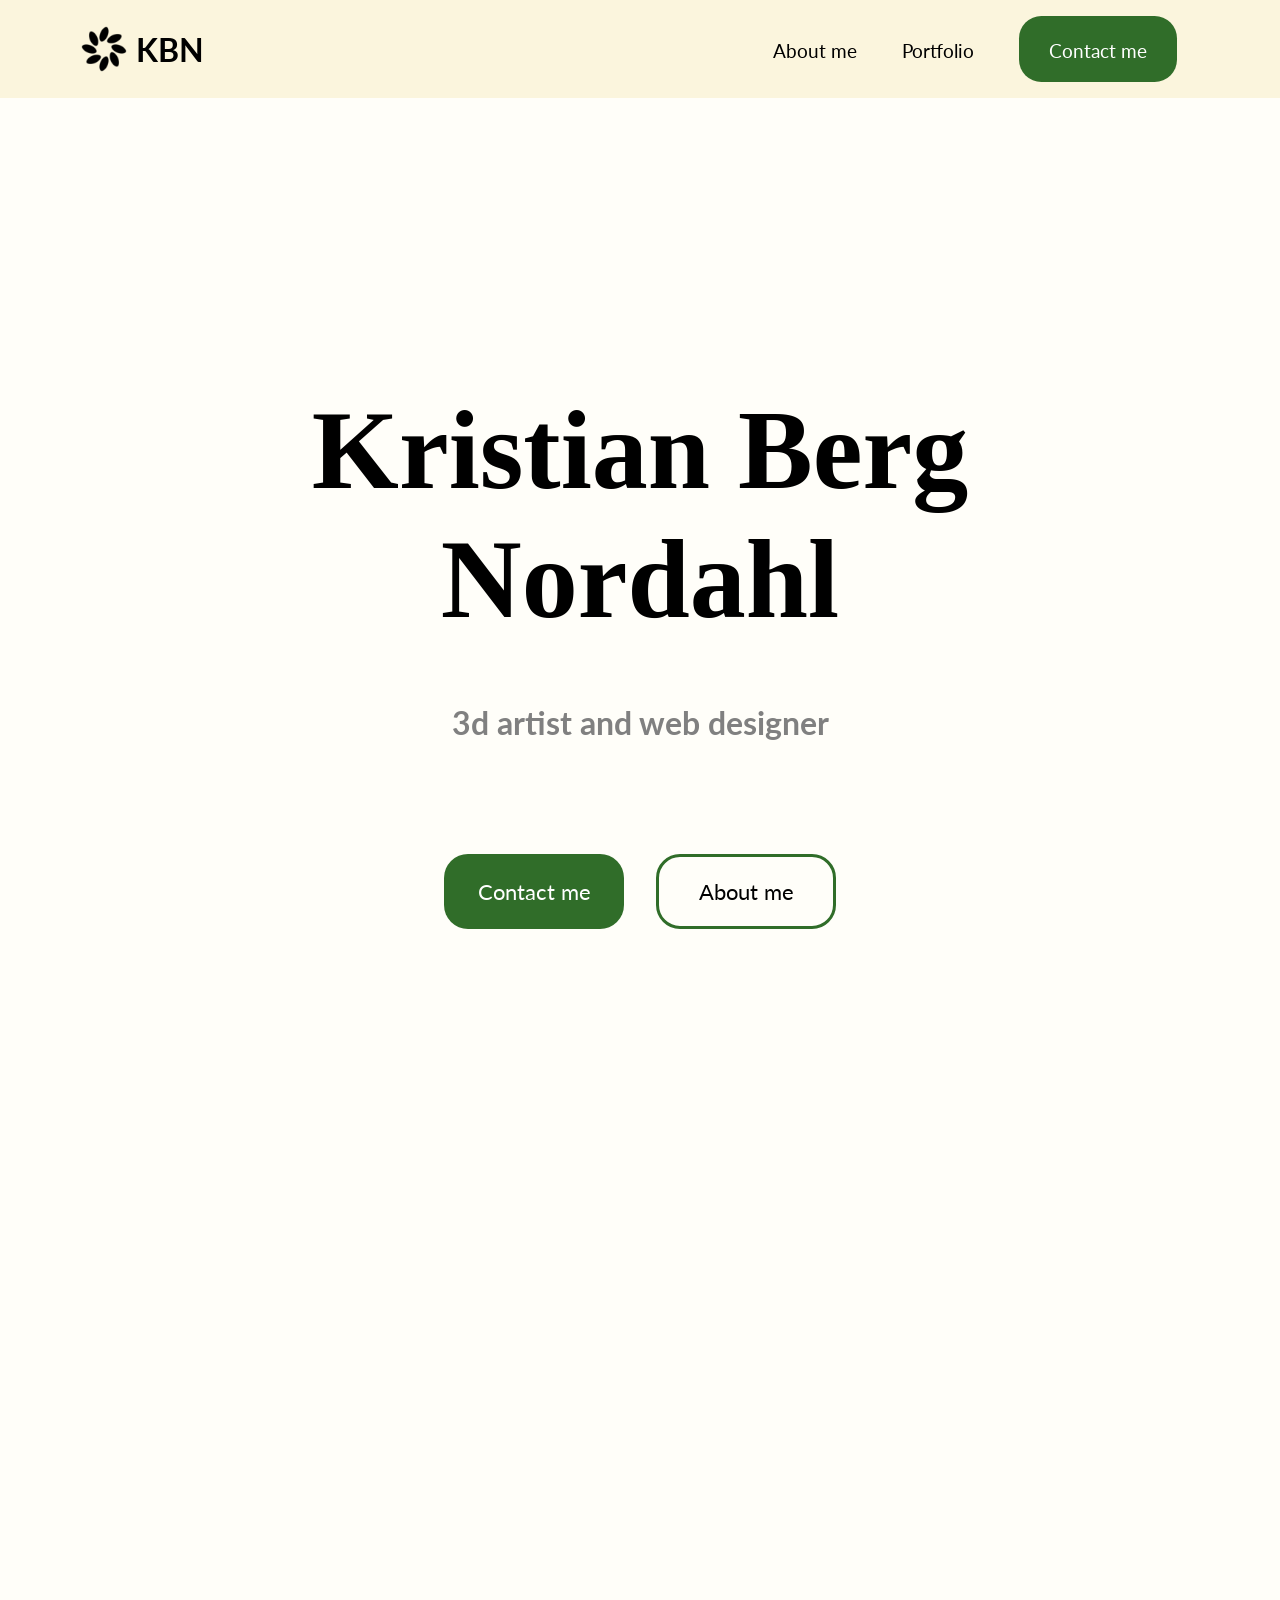
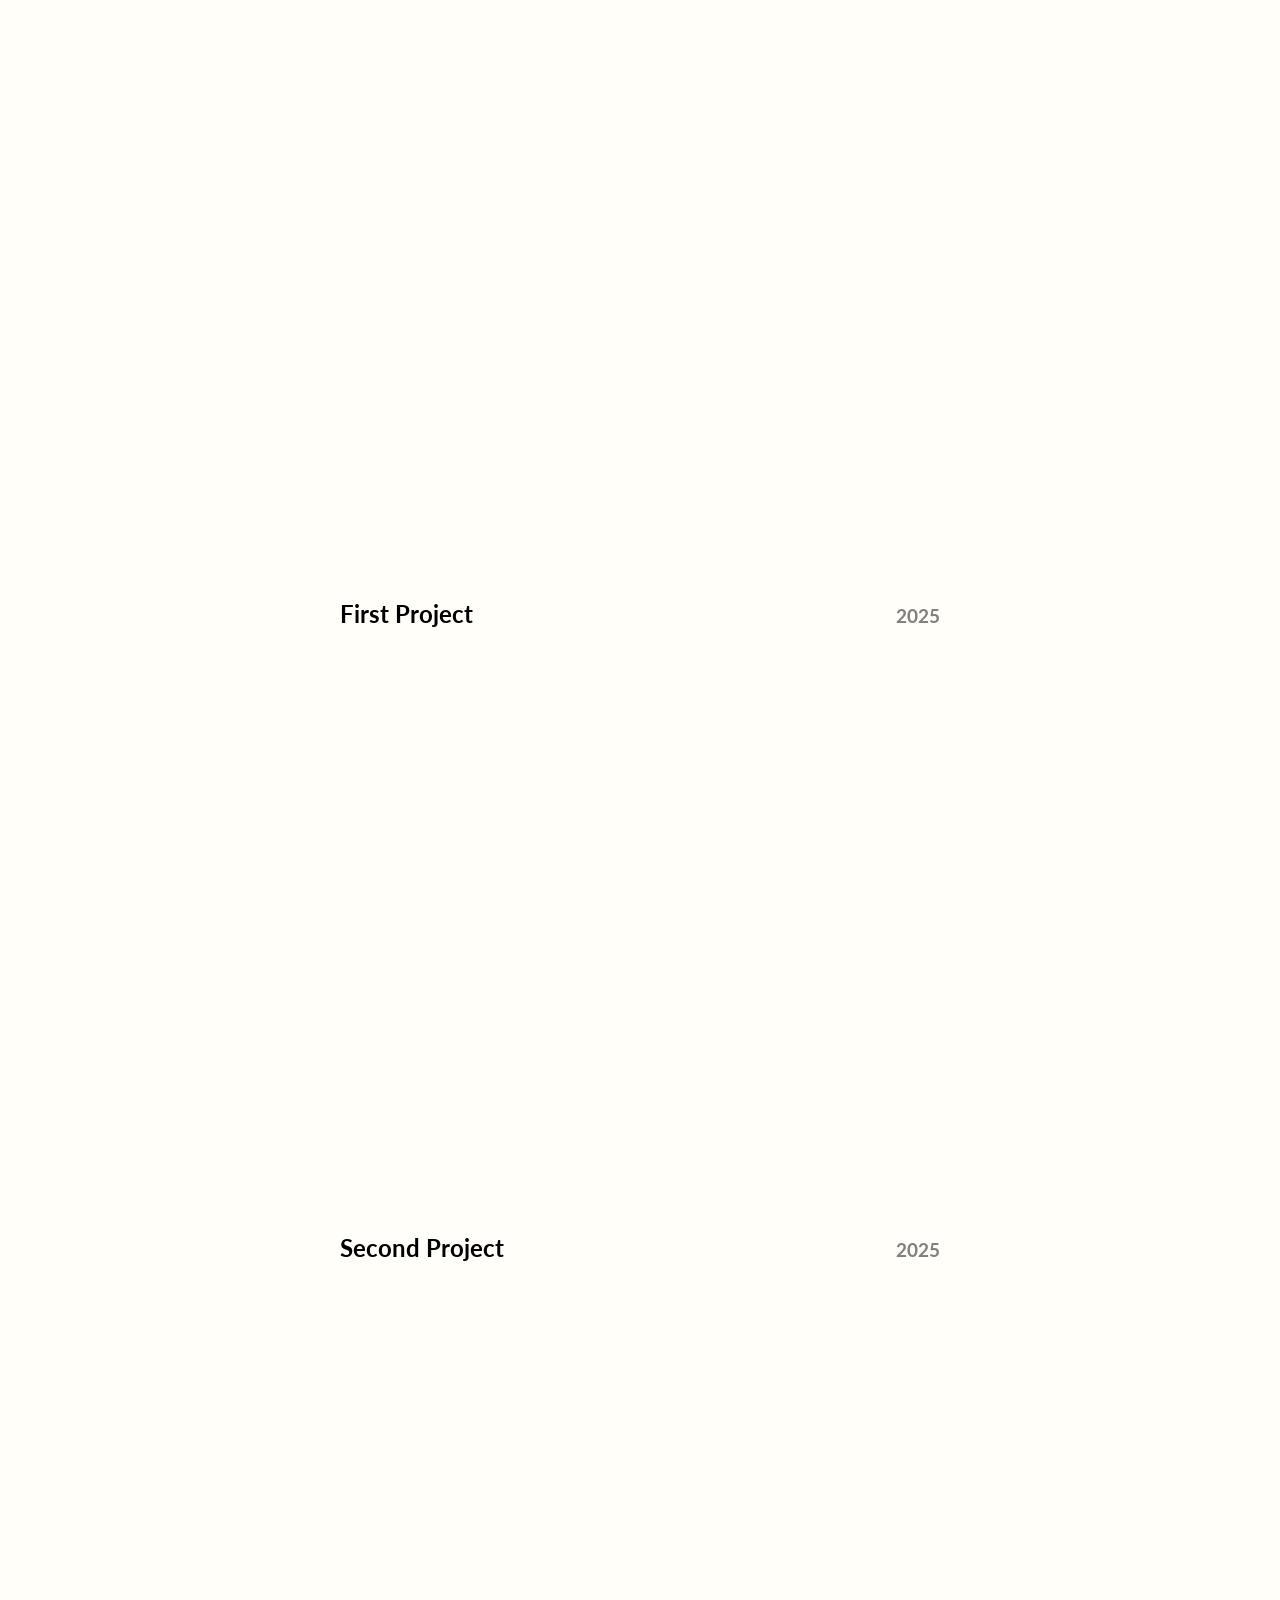
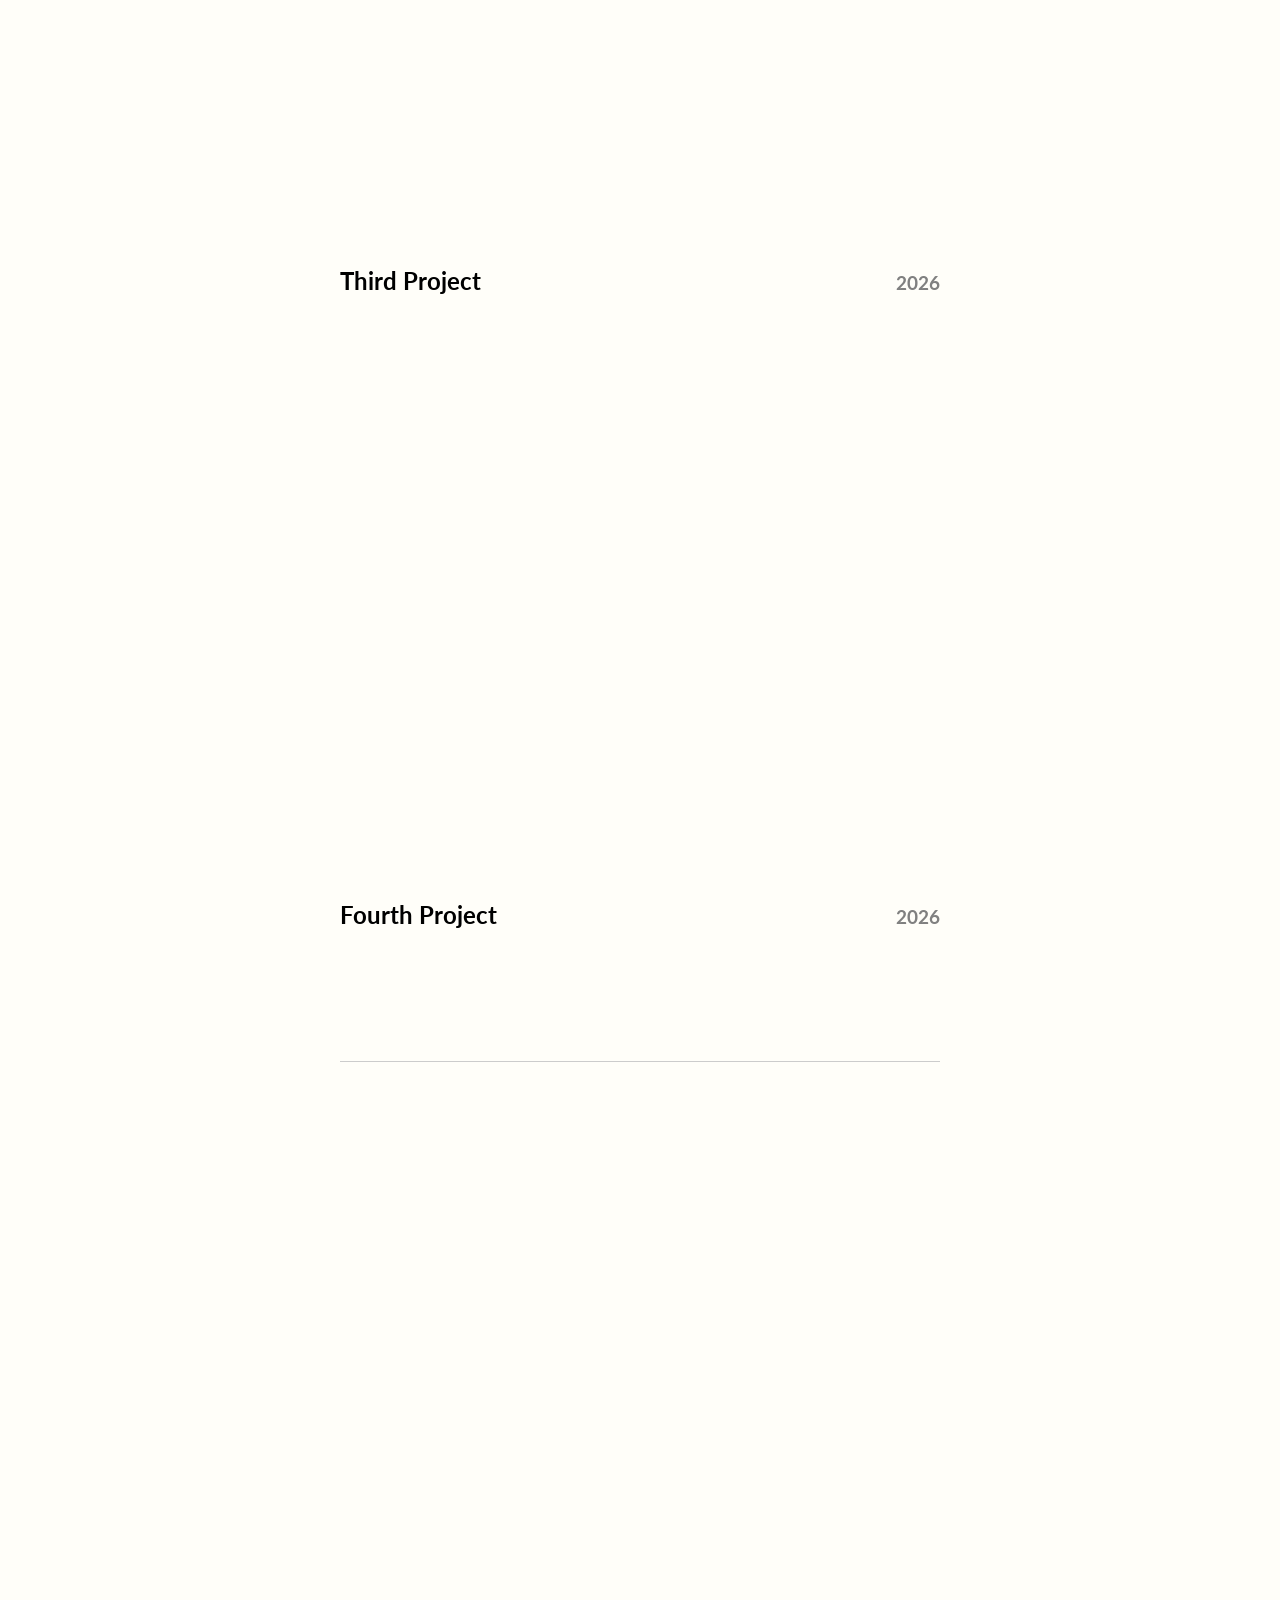
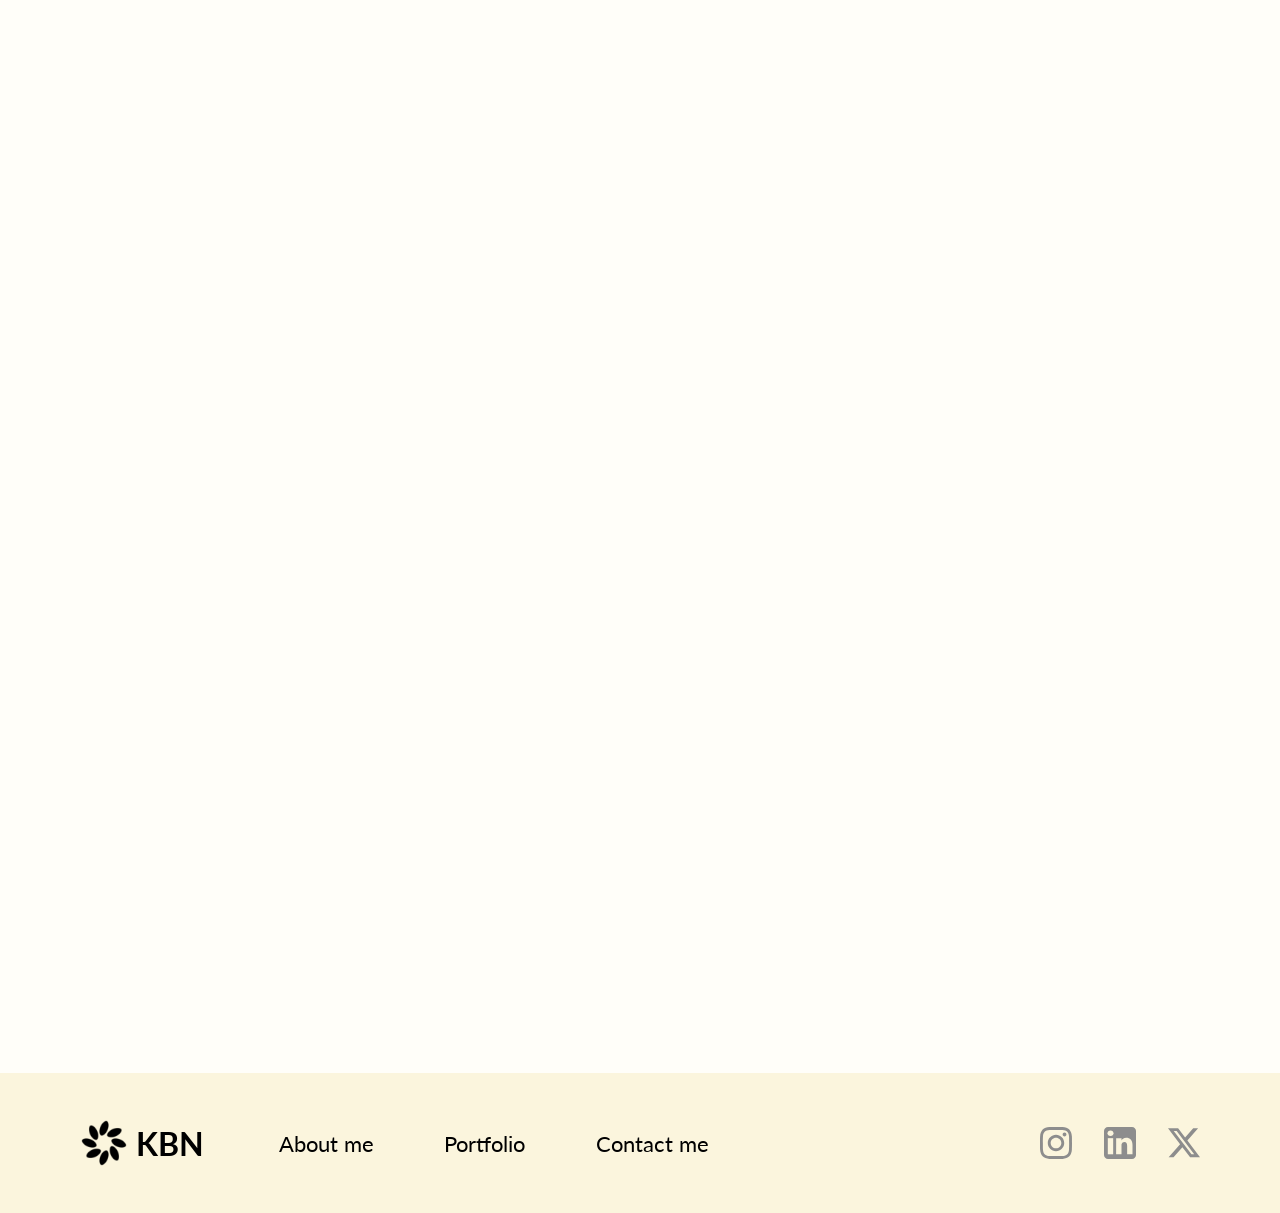
<file: index.html>
<!DOCTYPE html>
<html lang="en">
<head>
    <meta charset="UTF-8">
    <meta name="viewport" content="width=device-width, initial-scale=1.0">
    <title>Portfolio Website</title>
    <link rel="stylesheet" href="./Recources/css/styles.css">
    <link rel="preconnect" href="https://fonts.googleapis.com">
    <link rel="preconnect" href="https://fonts.gstatic.com" crossorigin>
    <link href="https://fonts.googleapis.com/css2?family=Abril+Fatface&family=Lato:ital,wght@0,100;0,300;0,400;0,700;0,900;1,100;1,300;1,400;1,700;1,900&family=Merriweather:ital,opsz,wght@0,18..144,300..900;1,18..144,300..900&family=Raleway:ital,wght@0,100..900;1,100..900&family=Roboto:ital,wght@0,100..900;1,100..900&family=Work+Sans:ital,wght@0,100..900;1,100..900&display=swap" rel="stylesheet">
</head>
<body>
    <header>
        <div class="logoInitals">
            <span class="logo"></span>
            <h2 class="initials">KBN</h2>
        </div>  
        <nav>
            <ul>
                <li class="About-me-nav"><a href="#">About me</a></li>
                <li class="Portfolio-nav"><a href="#">Portfolio</a></li>
                <li><button class="contactButton"><a href="contact.html">Contact me</a></button></li>
            </ul>
        </nav>
    </header>
    <main>
        <section class="titleContainer">
            <h1>Kristian Berg Nordahl</h1>
            <h4>3d artist and web designer</h4>
            <div class="buttonRow">
                <button class="contactButton"><a href="contact.html">Contact me</a></button>
                <button class="aboutButton"><a href="#">About me</a></button>
            </div>
        </section>
        <section class="portfolioContainer">
            <h1>Portfolio</h1>
            <div class="portfolioGridContainer">
                <div class="portfolioCard">
                    <img src="./Recources/images/Image-4.png" alt="">
                    <div class="descriptionCard">
                        <h2>First Project</h2>
                        <h3>2025</h3>
                    </div>
                </div>
                <div class="portfolioCard">
                    <img src="./Recources/images/Image-5.png" alt="">
                    <div class="descriptionCard">
                        <h2>Second Project</h2>
                        <h3>2025</h3>
                    </div>
                </div>
                <div class="portfolioCard">
                    <img src="./Recources/images/Image-6.png" alt="">
                    <div class="descriptionCard">
                        <h2>Third Project</h2>
                        <h3>2026</h3>
                    </div>
                </div>
                <div class="portfolioCard">
                    <img src="./Recources/images/Image-7.png" alt="">
                    <div class="descriptionCard">
                        <h2>Fourth Project</h2>
                        <h3>2026</h3>
                    </div>
                </div>
                <div class="divider">
                </div>
                <div class="statementCard">
                    <div class="statement">
                        <h2>My design philosophy</h2>
                        <p>Behind every portfolio is a point of view. A great project page gives that sense of perspective to offer a glimpse of the person behind the work. Is it a particular artistic movement? A way of experiencing the world? What drives all these things to be the way they are?</p>
                    </div>
                </div>
                <div class="reachOutCard">
                    <h2>Reach out</h2>
                    <ul>
                        <li><a href="#">Email</a></li>
                        <li><a href="#">Instagram</a></li>
                        <li><a href="#">LinkedIn</a></li>
                    </ul>
                </div>
            </div>
        </section>
        <section class="finalStatementsContainer">
            <div class="finalStatementsCard" >
                <span class="smallDivider"> </span>
                <h2>Here text</h2>
                <p>Writing for websites is both simple and complex. On the one hand, all you need to do is say what you mean and in your words.</p>
            </div>
            <div class="finalStatementsCard">
                <span class="smallDivider"> </span>
                <h2>Threre text</h2>
                <p>Are you thinking of keywords you should rank for? Are you including links in your text to additional information? </p>
            </div>
            <div class="finalStatementsCard">
                <span class="smallDivider"> </span>
                <h2>Everywhere text</h2>
                <p>There's a theory that people read in an F-shape pattern, and that this should influence how you structure content on your website.</p>
            </div>
        </section>
    </main>
    <footer>
        <div class="footerLogoNav">
            <div class="logoInitals">
                <span class="logo"></span>
                <h2 class="initials">KBN</h2>
            </div>
            <nav>
                <ul>
                    <li class="About-me-nav"><a href="#">About me</a></li>
                    <li class="Portfolio-nav"><a href="#">Portfolio</a></li>
                    <li class="Contact-me-nav"><a href="contact.html">Contact me</a></li>
                </ul>
            </nav>
        </div>
            <div class="social-media">
                <svg class="instagram" width="24" height="24" viewBox="0 0 24 24" fill="none" xmlns="http://www.w3.org/2000/svg">
                    <g clip-path="url(#clip0_1_1172)">
                    <path d="M12 2.163C15.204 2.163 15.584 2.175 16.85 2.233C20.102 2.381 21.621 3.924 21.769 7.152C21.827 8.417 21.838 8.797 21.838 12.001C21.838 15.206 21.826 15.585 21.769 16.85C21.62 20.075 20.105 21.621 16.85 21.769C15.584 21.827 15.206 21.839 12 21.839C8.796 21.839 8.416 21.827 7.151 21.769C3.891 21.62 2.38 20.07 2.232 16.849C2.174 15.584 2.162 15.205 2.162 12C2.162 8.796 2.175 8.417 2.232 7.151C2.381 3.924 3.896 2.38 7.151 2.232C8.417 2.175 8.796 2.163 12 2.163ZM12 0C8.741 0 8.333 0.014 7.053 0.072C2.695 0.272 0.273 2.69 0.073 7.052C0.014 8.333 0 8.741 0 12C0 15.259 0.014 15.668 0.072 16.948C0.272 21.306 2.69 23.728 7.052 23.928C8.333 23.986 8.741 24 12 24C15.259 24 15.668 23.986 16.948 23.928C21.302 23.728 23.73 21.31 23.927 16.948C23.986 15.668 24 15.259 24 12C24 8.741 23.986 8.333 23.928 7.053C23.732 2.699 21.311 0.273 16.949 0.073C15.668 0.014 15.259 0 12 0ZM12 5.838C8.597 5.838 5.838 8.597 5.838 12C5.838 15.403 8.597 18.163 12 18.163C15.403 18.163 18.162 15.404 18.162 12C18.162 8.597 15.403 5.838 12 5.838ZM12 16C9.791 16 8 14.21 8 12C8 9.791 9.791 8 12 8C14.209 8 16 9.791 16 12C16 14.21 14.209 16 12 16ZM18.406 4.155C17.61 4.155 16.965 4.8 16.965 5.595C16.965 6.39 17.61 7.035 18.406 7.035C19.201 7.035 19.845 6.39 19.845 5.595C19.845 4.8 19.201 4.155 18.406 4.155Z" fill="currentColor"/>
                    </g>
                    <defs>
                    <clipPath id="clip0_1_1172">
                    <rect width="24" height="24" fill="white"/>
                    </clipPath>
                    </defs>
                </svg>
                <svg class="linkedIn" width="24" height="24" viewBox="0 0 24 24" fill="none" xmlns="http://www.w3.org/2000/svg">
                    <path fill-rule="evenodd" clip-rule="evenodd" d="M24 3C24 1.34423 22.6558 0 21 0H3C1.34423 0 0 1.34423 0 3V21C0 22.6558 1.34423 24 3 24H21C22.6558 24 24 22.6558 24 21V3Z" fill="currentColor"/>
                    <path d="M6.88157 8.37402H2.86157V20.466H6.88157V8.37402Z" fill="#FBF5DD"/>
                    <path d="M4.899 2.54395C3.52364 2.54395 2.625 3.44816 2.625 4.6333C2.625 5.79355 3.49631 6.72271 4.8458 6.72271H4.87177C6.27347 6.72271 7.14595 5.79355 7.14595 4.6333C7.11994 3.44816 6.27356 2.54395 4.899 2.54395Z" fill="#FBF5DD" />
                    <path d="M16.7475 8.08984C14.6151 8.08984 13.66 9.26252 13.1252 10.0862V8.37419H9.1062C9.1595 9.50842 9.1062 20.4661 9.1062 20.4661H13.1251V13.7131C13.1251 13.3517 13.1511 12.9903 13.2576 12.732C13.5477 12.0101 14.2094 11.2623 15.3198 11.2623C16.7735 11.2623 17.3559 12.3716 17.3559 13.9964V20.4661H21.375V13.5319C21.375 9.81766 19.3919 8.08984 16.7475 8.08984Z" fill="#FBF5DD"/>
                </svg>
                <svg class="x-logo" width="24" height="22" viewBox="0 0 24 22" fill="none" xmlns="http://www.w3.org/2000/svg">
                    <path d="M18.9 0H22.582L14.54 9.189L24 21.695H16.595L10.791 14.112L4.157 21.695H0.469L9.069 11.864L0 0H7.593L12.834 6.931L18.9 0ZM17.607 19.494H19.646L6.482 2.086H4.292L17.607 19.494Z" fill="currentColor" />
                </svg>
            </div>
    </footer>
</body>
</html>
</file>
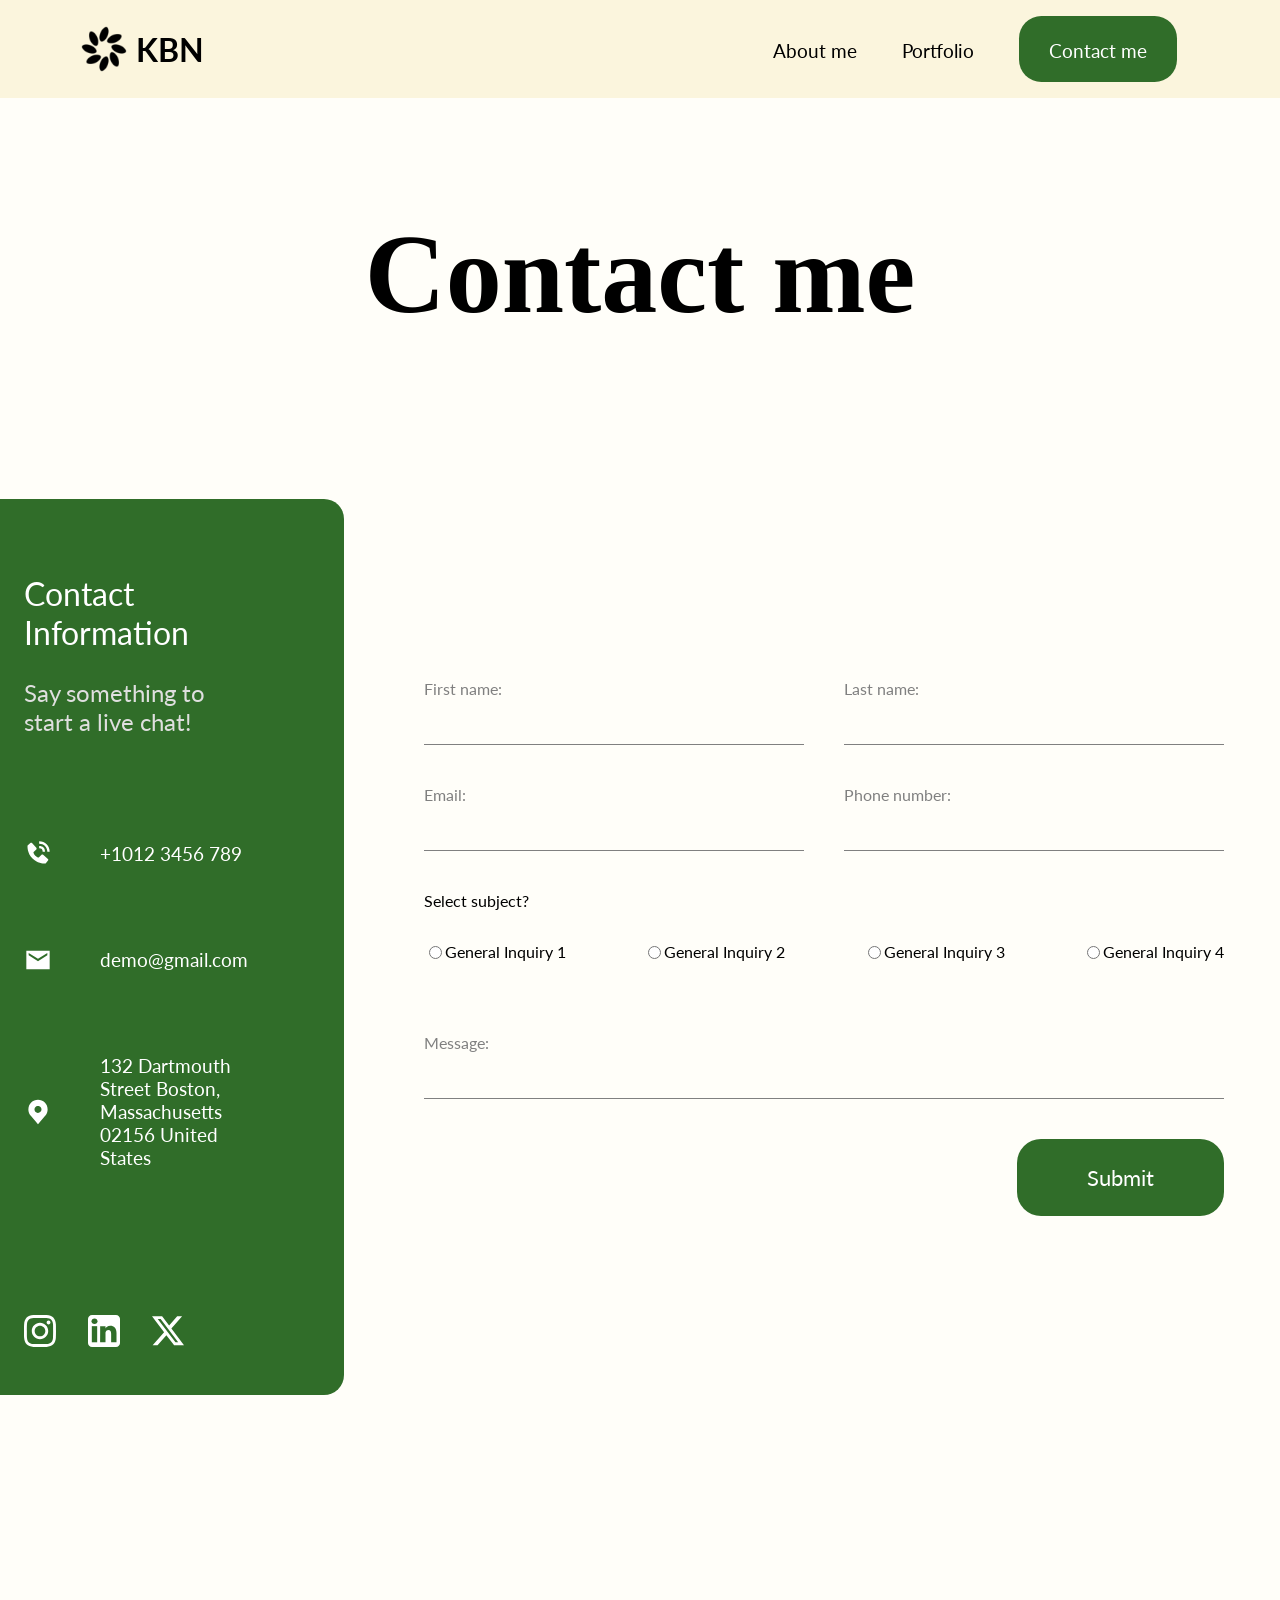
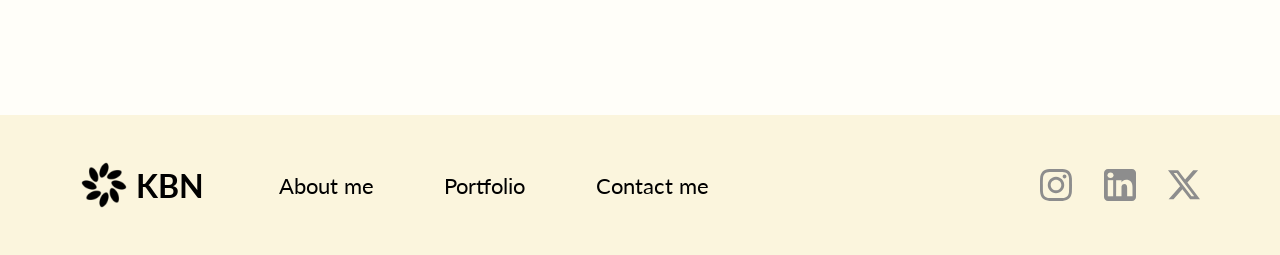
<file: contact.html>
<!DOCTYPE html>
<html lang="en">
<head>
    <meta charset="UTF-8">
    <meta name="viewport" content="width=device-width, initial-scale=1.0">
    <title>Contact me</title>
    <link rel="stylesheet" href="./Recources/css/styles.css">
<link rel="preconnect" href="https://fonts.googleapis.com">
<link rel="preconnect" href="https://fonts.gstatic.com" crossorigin>
<link href="https://fonts.googleapis.com/css2?family=Abril+Fatface&family=Lato:ital,wght@0,100;0,300;0,400;0,700;0,900;1,100;1,300;1,400;1,700;1,900&family=Merriweather:ital,opsz,wght@0,18..144,300..900;1,18..144,300..900&family=Raleway:ital,wght@0,100..900;1,100..900&family=Roboto:ital,wght@0,100..900;1,100..900&family=Work+Sans:ital,wght@0,100..900;1,100..900&display=swap" rel="stylesheet">
<script id="submition" src="submition.js" defer></script>
</head>
<body>
    <header>
        <div class="logoInitals">
            <span class="logo"></span>
            <h2 class="initials">KBN</h2>
        </div>
        <nav>
            <ul>
                <li class="About-me-nav"><a href="#">About me</a></li>
                <li class="Portfolio-nav"><a href="index.html">Portfolio</a></li>
                <li><button class="contactButton"><a href="contact.html">Contact me</a></button></li>
            </ul>
        </nav>
    </header>
    <main class="contact-me-main">
        <h1>Contact me</h1>
        <section class="contact-me-container">
            <div class="contactInfoContainer">
                <div class="infoTitle">
                    <h2>Contact Information</h2>
                    <h3>Say something to start a live chat!</h3>
                </div>
                <div class="contactInfoGridContainer">
                    <span class="phoneIcon"></span>
                    <h4>+1012 3456 789</h4>
                    <span class="mailIcon"></span>
                    <h4>demo@gmail.com</h4>
                    <span class="mapsPinIcon"></span>
                    <h4>132 Dartmouth Street Boston,<br>Massachusetts 02156 United States</h4>
                </div>
                <div class="social-media">
                    <svg class="instagram" width="24" height="24" viewBox="0 0 24 24" fill="none" xmlns="http://www.w3.org/2000/svg">
                        <g clip-path="url(#clip0_1_1172)">
                        <path d="M12 2.163C15.204 2.163 15.584 2.175 16.85 2.233C20.102 2.381 21.621 3.924 21.769 7.152C21.827 8.417 21.838 8.797 21.838 12.001C21.838 15.206 21.826 15.585 21.769 16.85C21.62 20.075 20.105 21.621 16.85 21.769C15.584 21.827 15.206 21.839 12 21.839C8.796 21.839 8.416 21.827 7.151 21.769C3.891 21.62 2.38 20.07 2.232 16.849C2.174 15.584 2.162 15.205 2.162 12C2.162 8.796 2.175 8.417 2.232 7.151C2.381 3.924 3.896 2.38 7.151 2.232C8.417 2.175 8.796 2.163 12 2.163ZM12 0C8.741 0 8.333 0.014 7.053 0.072C2.695 0.272 0.273 2.69 0.073 7.052C0.014 8.333 0 8.741 0 12C0 15.259 0.014 15.668 0.072 16.948C0.272 21.306 2.69 23.728 7.052 23.928C8.333 23.986 8.741 24 12 24C15.259 24 15.668 23.986 16.948 23.928C21.302 23.728 23.73 21.31 23.927 16.948C23.986 15.668 24 15.259 24 12C24 8.741 23.986 8.333 23.928 7.053C23.732 2.699 21.311 0.273 16.949 0.073C15.668 0.014 15.259 0 12 0ZM12 5.838C8.597 5.838 5.838 8.597 5.838 12C5.838 15.403 8.597 18.163 12 18.163C15.403 18.163 18.162 15.404 18.162 12C18.162 8.597 15.403 5.838 12 5.838ZM12 16C9.791 16 8 14.21 8 12C8 9.791 9.791 8 12 8C14.209 8 16 9.791 16 12C16 14.21 14.209 16 12 16ZM18.406 4.155C17.61 4.155 16.965 4.8 16.965 5.595C16.965 6.39 17.61 7.035 18.406 7.035C19.201 7.035 19.845 6.39 19.845 5.595C19.845 4.8 19.201 4.155 18.406 4.155Z" fill="currentColor"/>
                        </g>
                        <defs>
                        <clipPath id="clip0_1_1172">
                        <rect width="24" height="24" fill="white"/>
                        </clipPath>
                        </defs>
                    </svg>
                    <svg class="linkedIn" width="24" height="24" viewBox="0 0 24 24" fill="none" xmlns="http://www.w3.org/2000/svg">
                        <path fill-rule="evenodd" clip-rule="evenodd" d="M24 3C24 1.34423 22.6558 0 21 0H3C1.34423 0 0 1.34423 0 3V21C0 22.6558 1.34423 24 3 24H21C22.6558 24 24 22.6558 24 21V3Z" fill="currentColor"/>
                        <path d="M6.88157 8.37402H2.86157V20.466H6.88157V8.37402Z" fill="#306D29"/>
                        <path d="M4.899 2.54395C3.52364 2.54395 2.625 3.44816 2.625 4.6333C2.625 5.79355 3.49631 6.72271 4.8458 6.72271H4.87177C6.27347 6.72271 7.14595 5.79355 7.14595 4.6333C7.11994 3.44816 6.27356 2.54395 4.899 2.54395Z" fill="#306D29" />
                        <path d="M16.7475 8.08984C14.6151 8.08984 13.66 9.26252 13.1252 10.0862V8.37419H9.1062C9.1595 9.50842 9.1062 20.4661 9.1062 20.4661H13.1251V13.7131C13.1251 13.3517 13.1511 12.9903 13.2576 12.732C13.5477 12.0101 14.2094 11.2623 15.3198 11.2623C16.7735 11.2623 17.3559 12.3716 17.3559 13.9964V20.4661H21.375V13.5319C21.375 9.81766 19.3919 8.08984 16.7475 8.08984Z" fill="#306D29"/>
                    </svg>
                    <svg class="x-logo" width="24" height="22" viewBox="0 0 24 22" fill="none" xmlns="http://www.w3.org/2000/svg">
                        <path d="M18.9 0H22.582L14.54 9.189L24 21.695H16.595L10.791 14.112L4.157 21.695H0.469L9.069 11.864L0 0H7.593L12.834 6.931L18.9 0ZM17.607 19.494H19.646L6.482 2.086H4.292L17.607 19.494Z" fill="currentColor" />
                    </svg>
                </div>
            </div>
            <div class="contactForm">
                <form id="contactFormElement" action="#" method="POST">
                    <div class="contactInput">
                        <label for="firstName">First name:</label>
                        <input type="text" id="firstName" name="firstName" required>
                    </div>
                    <div class="contactInput">
                        <label for="lastName">Last name:</label>
                        <input type="text" id="lastName" name="lastName" required>
                    </div>
                    <div class="contactInput">
                        <label for="email">Email:</label>
                        <input type="text" id="email" name="email" required>
                    </div>
                    <div class="contactInput">
                        <label for="phoneNumber">Phone number:</label>
                        <input type="text" id="phoneNumber" name="phoneNumber" required>
                    </div>
                    <div class="radioButtons">
                        <span>Select subject?</span>
                        <div class="radioButtonItems">
                            <div class="radioGroup">
                                <input type="radio" id="generalInquiry_01" value="generalInquiry_01" name="subject">
                                <span class="customRadio"></span>
                                <label for="generalInquiry_01">General Inquiry 1</label>
                            </div>
                            <div class="radioGroup">
                                <input type="radio" id="generalInquiry_02" value="generalInquiry_02" name="subject">
                                <span class="customRadio"></span>
                                <label for="generalInquiry_02">General Inquiry 2</label>
                            </div>
                            <div class="radioGroup">
                                <input type="radio" id="generalInquiry_03" value="generalInquiry_03" name="subject">
                                <span class="customRadio"></span>
                                <label for="generalInquiry_03">General Inquiry 3</label>
                            </div>
                            <div class="radioGroup">
                                <input type="radio" id="generalInquiry_04" value="generalInquiry_04" name="subject">
                                <label for="generalInquiry_04">General Inquiry 4</label>
                            </div>
                        </div>
                    </div>
                    <div  class="contactInput message">
                        <label for="message">Message:</label>
                        <input type="text" id="message" name="message" required>
                    </div>
                    <div>
                        <p id="error-message"></p>
                    </div>
                    <div class="submitButton">
                        <input type="submit" value="Submit">
                    </div>

                </form>
            </div>
        </section>
    </main>
    <footer>
        <div class="footerLogoNav">
            <div class="logoInitals">
                <span class="logo"></span>
                <h2 class="initials">KBN</h2>
            </div>
            <nav>
                <ul>
                    <li class="About-me-nav"><a href="#">About me</a></li>
                    <li class="Portfolio-nav"><a href="#">Portfolio</a></li>
                    <li class="Contact-me-nav"><a href="contact.html">Contact me</a></li>
                </ul>
            </nav>
        </div>
            <div class="social-media">
                <svg class="instagram" width="24" height="24" viewBox="0 0 24 24" fill="none" xmlns="http://www.w3.org/2000/svg">
                    <g clip-path="url(#clip0_1_1172)">
                    <path d="M12 2.163C15.204 2.163 15.584 2.175 16.85 2.233C20.102 2.381 21.621 3.924 21.769 7.152C21.827 8.417 21.838 8.797 21.838 12.001C21.838 15.206 21.826 15.585 21.769 16.85C21.62 20.075 20.105 21.621 16.85 21.769C15.584 21.827 15.206 21.839 12 21.839C8.796 21.839 8.416 21.827 7.151 21.769C3.891 21.62 2.38 20.07 2.232 16.849C2.174 15.584 2.162 15.205 2.162 12C2.162 8.796 2.175 8.417 2.232 7.151C2.381 3.924 3.896 2.38 7.151 2.232C8.417 2.175 8.796 2.163 12 2.163ZM12 0C8.741 0 8.333 0.014 7.053 0.072C2.695 0.272 0.273 2.69 0.073 7.052C0.014 8.333 0 8.741 0 12C0 15.259 0.014 15.668 0.072 16.948C0.272 21.306 2.69 23.728 7.052 23.928C8.333 23.986 8.741 24 12 24C15.259 24 15.668 23.986 16.948 23.928C21.302 23.728 23.73 21.31 23.927 16.948C23.986 15.668 24 15.259 24 12C24 8.741 23.986 8.333 23.928 7.053C23.732 2.699 21.311 0.273 16.949 0.073C15.668 0.014 15.259 0 12 0ZM12 5.838C8.597 5.838 5.838 8.597 5.838 12C5.838 15.403 8.597 18.163 12 18.163C15.403 18.163 18.162 15.404 18.162 12C18.162 8.597 15.403 5.838 12 5.838ZM12 16C9.791 16 8 14.21 8 12C8 9.791 9.791 8 12 8C14.209 8 16 9.791 16 12C16 14.21 14.209 16 12 16ZM18.406 4.155C17.61 4.155 16.965 4.8 16.965 5.595C16.965 6.39 17.61 7.035 18.406 7.035C19.201 7.035 19.845 6.39 19.845 5.595C19.845 4.8 19.201 4.155 18.406 4.155Z" fill="currentColor"/>
                    </g>
                    <defs>
                    <clipPath id="clip0_1_1172">
                    <rect width="24" height="24" fill="white"/>
                    </clipPath>
                    </defs>
                </svg>
                <svg class="linkedIn" width="24" height="24" viewBox="0 0 24 24" fill="none" xmlns="http://www.w3.org/2000/svg">
                    <path fill-rule="evenodd" clip-rule="evenodd" d="M24 3C24 1.34423 22.6558 0 21 0H3C1.34423 0 0 1.34423 0 3V21C0 22.6558 1.34423 24 3 24H21C22.6558 24 24 22.6558 24 21V3Z" fill="currentColor"/>
                    <path d="M6.88157 8.37402H2.86157V20.466H6.88157V8.37402Z" fill="#FBF5DD"/>
                    <path d="M4.899 2.54395C3.52364 2.54395 2.625 3.44816 2.625 4.6333C2.625 5.79355 3.49631 6.72271 4.8458 6.72271H4.87177C6.27347 6.72271 7.14595 5.79355 7.14595 4.6333C7.11994 3.44816 6.27356 2.54395 4.899 2.54395Z" fill="#FBF5DD" />
                    <path d="M16.7475 8.08984C14.6151 8.08984 13.66 9.26252 13.1252 10.0862V8.37419H9.1062C9.1595 9.50842 9.1062 20.4661 9.1062 20.4661H13.1251V13.7131C13.1251 13.3517 13.1511 12.9903 13.2576 12.732C13.5477 12.0101 14.2094 11.2623 15.3198 11.2623C16.7735 11.2623 17.3559 12.3716 17.3559 13.9964V20.4661H21.375V13.5319C21.375 9.81766 19.3919 8.08984 16.7475 8.08984Z" fill="#FBF5DD"/>
                </svg>
                <svg class="x-logo" width="24" height="22" viewBox="0 0 24 22" fill="none" xmlns="http://www.w3.org/2000/svg">
                    <path d="M18.9 0H22.582L14.54 9.189L24 21.695H16.595L10.791 14.112L4.157 21.695H0.469L9.069 11.864L0 0H7.593L12.834 6.931L18.9 0ZM17.607 19.494H19.646L6.482 2.086H4.292L17.607 19.494Z" fill="currentColor" />
                </svg>
            </div>
            </div>
    </footer>
    </html>
</file>
<file: Recources/css/styles.css>
html {
    font-size: 16px;
    font-family: Lato;
    
}
body {
    margin: 0;
    background-color: #FFFEF9;
}

h1 {
    font-size: 7rem;
    font-family: Playfair Display;
}

p {
    line-height: 1.5rem;
}

header {
    display: flex;
    justify-content: space-between;
    align-items: center;
    background-color: #FBF5DD;
    margin: 0;
    padding: .5 0;
    width: 100%;
}

.logoInitals {
    display: flex;
    justify-content: space-around;
    align-items: center;
    margin-left: 5rem;
}

.initials {
    margin-left: .5rem;
    font-family: Lato;
    font-size: 2rem;
}

.logo {
    width: 3rem;
    height: 3rem;
    background-image: url('../images/Logo.svg');
    background-repeat: no-repeat;
    background-position: center;
    background-size: contain; /* Ensures the SVG scales nicely without cutting off */
    
}

.instagram,
.linkedIn,
.x-logo {
    width: 32px;
    height: 32px;
    color: rgb(141, 141, 141); /* Changed from blue so it pops against the green */
}

.contact-me-main .instagram,
.contact-me-main .linkedIn,
.contact-me-main .x-logo {
    width: 32px;
    height: 32px;
    color: white; /* Changed from blue so it pops against the green */
}


header nav ul{
    display: flex;
    justify-content: space-around;
    align-items: baseline;
    list-style: none;
    width: 450px;
    margin-right: 5rem;
}
header nav a {
    text-decoration: none;
    font-size: 1.2rem;
    color: black;

}


.Portfolio-nav,
.About-me-nav,
.Contact-me-nav {
    transition: scale .2s ease;
}


.Portfolio-nav:hover, .About-me-nav:hover, .Contact-me-nav:hover {
    scale: 1.1;
}


.contactButton {
    width: 180px;
    height: 75px;
    border-radius:1.5rem;
    background-color: #306D29;
    border: none;
    font-family: Lato;
    font-size: 1.4em;
    transition: scale .2s ease;
}

header .contactButton {
    width: 158px;
    height: 66px;
    border-radius:1.4rem;
    background-color: #306D29;
    border: none;
    font-family: Lato;
    font-size: 1.4em;
    transition: scale .2s ease;
}

header .contactButton a {
    color: white;
    text-decoration: none;
    display: inline-block;
    position: relative;
    z-index: 1;
    padding: 1em;
    margin: -1em;
    font-size: 1.2rem;
}

.contactButton:hover {
    scale: 1.1;
}

.contactButton a {
    color: white;
    text-decoration: none;
    display: inline-block;
    position: relative;
    z-index: 1;
    padding: 1em;
    margin: -1em;
}



.aboutButton {
    width: 180px;
    height: 75px;
    border-radius:1.5rem;
    background-color: transparent;
    border: solid .2rem #306D29;
    font-family: Lato;
    font-size: 1.4rem;
    transition: scale .2s ease;
}

.aboutButton:hover {
    scale: 1.1;
}


.aboutButton a {
    color: rgb(0, 0, 0);
    text-decoration: none;
    display: inline-block;
    position: relative;
    z-index: 1;
    padding: 1em;
    margin: -1em;
}



main .titleContainer {
    display: flex;
    justify-content: center;
    align-items: center;
    flex-direction: column;
    margin: 8rem 0;
}

main .titleContainer h1 {
    font-size: 7rem;
    font-family: Playfair Display;
    margin: 0 10rem;
    margin-top: 10rem;
    margin-bottom: 1rem;
    text-align: center;
    opacity: 0; /* Start completely invisible */
    scale: .9;
    animation: fadeInPage 2s ease forwards;
   
}

@keyframes fadeInPage {
  to {opacity: 1; scale:1 ;}
}


main .titleContainer h4 {
    font-size: 2rem;
    color: grey;
    margin-bottom: 7rem;
    opacity: 0; /* Start completely invisible */
    scale: .9;
    animation: fadeInPage 2s ease forwards;
    animation-delay: .2s;

}
main .titleContainer .buttonRow {
    display: flex;
    justify-content: center;
    gap: 2rem;
}

.portfolioContainer {
    display: flex;
    flex-direction: column;
    justify-content: center;
    align-items: center;
    margin-top: 25rem;
}

.portfolioGridContainer {
    display: grid;
    grid-template-columns: 600px 600px;
    gap: 6rem;
    margin-top: 10rem;
}


.descriptionCard {
    display: flex;
    justify-content: space-between;
    align-items: baseline;
    margin-top: 1rem;

}

.portfolioCard {
    transition: scale 0.18s ease;
}

.portfolioCard:hover {
    scale: 1.05;
}


.descriptionCard h3 {
    color: grey;
}



.portfolioContainer h1 {
    scale: .9;
    opacity: 0;
    font-size: 5rem;
    margin-bottom: 4rem;
    animation: fade-in linear forwards;
    animation-timeline: view();
    animation-range: 100px 500px
}


.portfolioCard, 
.statementCard,
.reachOutCard {

    width: 100%; 
}
.portfolioCard img {
    scale: .9; 
    opacity: 0;
    width: 100%;
    animation: fade-in linear forwards;
    animation-timeline: view();
    animation-range: 100px 500px
}



.statementCard {
    opacity: 0;
    text-wrap: wrap;
    margin: 3rem 0;
    animation: fade-in linear forwards;
    animation-timeline: view();
    animation-range: 100px 500px
}

.reachOutCard {
    opacity: 0;
    margin: 3rem 0;
    animation: fade-in linear forwards;
    animation-timeline: view();
    animation-range: 100px 600px
}

.divider {
    grid-column: 1 / -1;
    border: none;
    border-bottom: 1px solid #ccc;
    margin-top: 3rem;
}


.reachOutCard li, a {
    text-decoration: none;
    color: grey;
}

.reachOutCard ul {
    list-style-type: none;
    padding-left: 0;       
    margin-left: 0;  
    line-height: 2rem;      
    
}

.finalStatementsContainer {
    display: grid;
    grid-template-columns: repeat(auto-fit, minmax(500px, 1fr));
    gap: 6rem;
    margin: 8rem;
    justify-content: center;
}

.finalStatementsCard {
    opacity: 0;
    display: flex;
    flex-direction: column;
    animation: fade-in linear forwards;
    animation-timeline: view();
    animation-range: 100px 300px

}

.smallDivider {
    border: none;
    border-bottom: 1px solid #ccc;
    margin-bottom: 2rem;
}

footer {
    display: flex;
    justify-content: space-between;
    align-items: center;
    background-color: #FBF5DD;
    margin: 0;
    padding: 1.5rem 0;
}

footer nav ul{
    display: flex;
    justify-content: space-around;
    align-items: baseline;
    list-style: none;
    width: 500px;
    
}
footer nav a {
    text-decoration: none;
    font-size: 1.4rem;
    color: black;

}

.footerLogoNav {
    display: flex;
    justify-content: flex-start;
    align-items: center;
}


.social-media {
    display: flex;
    justify-content: center;
    gap: 2rem;
    margin: 0 5rem;
}

@keyframes fade-in {
    
    to {scale: 1; opacity: 1;}
}


@media only screen and (max-width: 1400px) {
     .portfolioGridContainer {
        grid-template-columns: 600px;
     }

     .statementCard {
        margin: 1rem 0;
     }

    .divider {
        margin-top: 1rem;
    }

    .reachOutCard {
        margin: 1rem 0;
    }

    .finalStatementsContainer {
        grid-template-columns: 600px;
    }
}

@media only screen and (max-width: 1024px) {
    main .titleContainer h1 {
        font-size: 5rem;
        margin: 0 5rem;
        margin-top: 10rem;
        margin-bottom: 1rem;
    }

    main .titleContainer h4 {
        font-size: 1.5rem;
    }
    
    main .portfolioContainer h1 {
        font-size: 3.5rem;
    }

    footer {
        flex-wrap: wrap;
        line-height: 10rem;
        
    }


}

@media only screen and (max-width: 800px) {
    footer nav ul {
        display: none;
    }

    main .portfolioGridContainer {
        grid-template-columns: 400px;
    }

    .finalStatementsContainer {
    grid-template-columns: 400PX;
    }   
}


.contact-me-container {
    display: flex;
    justify-content: center;
    align-items: center;
    margin-top: 10rem;
    margin-bottom: 20rem;
    
}

.contact-me-main h1 {
    text-align: center;
    margin-top: 7rem;
}

.contactInfoContainer h2 {
    font-size: 2rem;
    color: white;
    font-weight: normal;
}

.contactInfoContainer h3 {
    font-weight: 400;
    color: rgb(223, 223, 223);
    font-size: 1.5rem;
    
}

.contactInfoContainer h4 {
    color: white;
    font-weight: normal;
    font-size: 1.2rem;

    
}

.contactInfoContainer {
    background-color: #306D29;
    width: 500px;
    height: 800px;
    padding: 3rem 6rem 3rem 3rem;


    display: flex;
    flex-direction: column;
    justify-content: space-between;
    align-items: flex-start;
    border-radius: 20px;
}

.contactInfoGridContainer {
    display: grid;
    grid-template-columns: auto 1fr;
    align-items: center;
    gap: 2rem 3rem;
    margin-bottom: 4rem;
    
}
.contactInfoContainer .social-media {
    margin: 0
}


.phoneIcon {
    width: 28px;
    height: 28px;
    background-image: url('../images/bxs_phone-call.svg');
    background-repeat: no-repeat;
    background-position: center;
    background-size: contain; /* Ensures the SVG scales nicely without cutting off */
 
}

.mailIcon {
    width: 28px;
    height: 28px;
    background-image: url('../images/ic_sharp-email.svg');
    background-repeat: no-repeat;
    background-position: center;
    background-size: contain; /* Ensures the SVG scales nicely without cutting off */

}

.mapsPinIcon {
    width: 28px;
    height: 28px;
    background-image: url('../images/carbon_location-filled.svg');
    background-repeat: no-repeat;
    background-position: center;
    background-size: contain; /* Ensures the SVG scales nicely without cutting off */

}


.contactForm form {
    display: grid;
    grid-template-columns: 1fr 1fr;
    column-gap: 40px;
    row-gap: 40px;
    margin: 4rem 5rem;
    width: 800px;

}

.radioButtons, .message {
    grid-column: 1 / -1;
}

.radioButtonItems {
    display: flex;
    flex-direction: row; /* Forces the 4 options to sit horizontally */
    justify-content: space-between;
    align-items: center;
    padding: 2rem 0;
}

/* Container for each individual button + label pair */
.radioGroup {
    display: flex;
    flex-direction: row; /* Forces the input and label to sit horizontally */
    align-items: center;
}

.contactInput {
    display: flex;
    flex-direction: column;
    color: grey;

}

.contactInput input {
    font-size: 1.2rem;
    border: none;
    outline: none;
    padding: 1rem 0;
    padding-bottom: 0.5rem;
    background-color: #FFFEF9;
    border-bottom: 1px solid grey;
}

.submitButton {
    margin-left: auto;
}

.submitButton input{

    padding: 25px 70px;
    border-radius:1.5rem;
    background-color: #306D29;
    color: white;
    border: none;
    outline: none;
    font-family: Lato;
    font-size: 1.4em;
    cursor: pointer;
    transform: translateZ(0);
    backface-visibility: hidden;
    -webkit-font-smoothing: subpixel-antialiased;
    transition: transform .2s ease;
}


.submitButton input:hover {
    transform: scale(1.1) translateZ(0); 
    
}


.submitButton input:active {
    transform: scale(1) translateZ(0);
}

#error-message {
    color: rgb(255, 74, 74);
}
</file>
